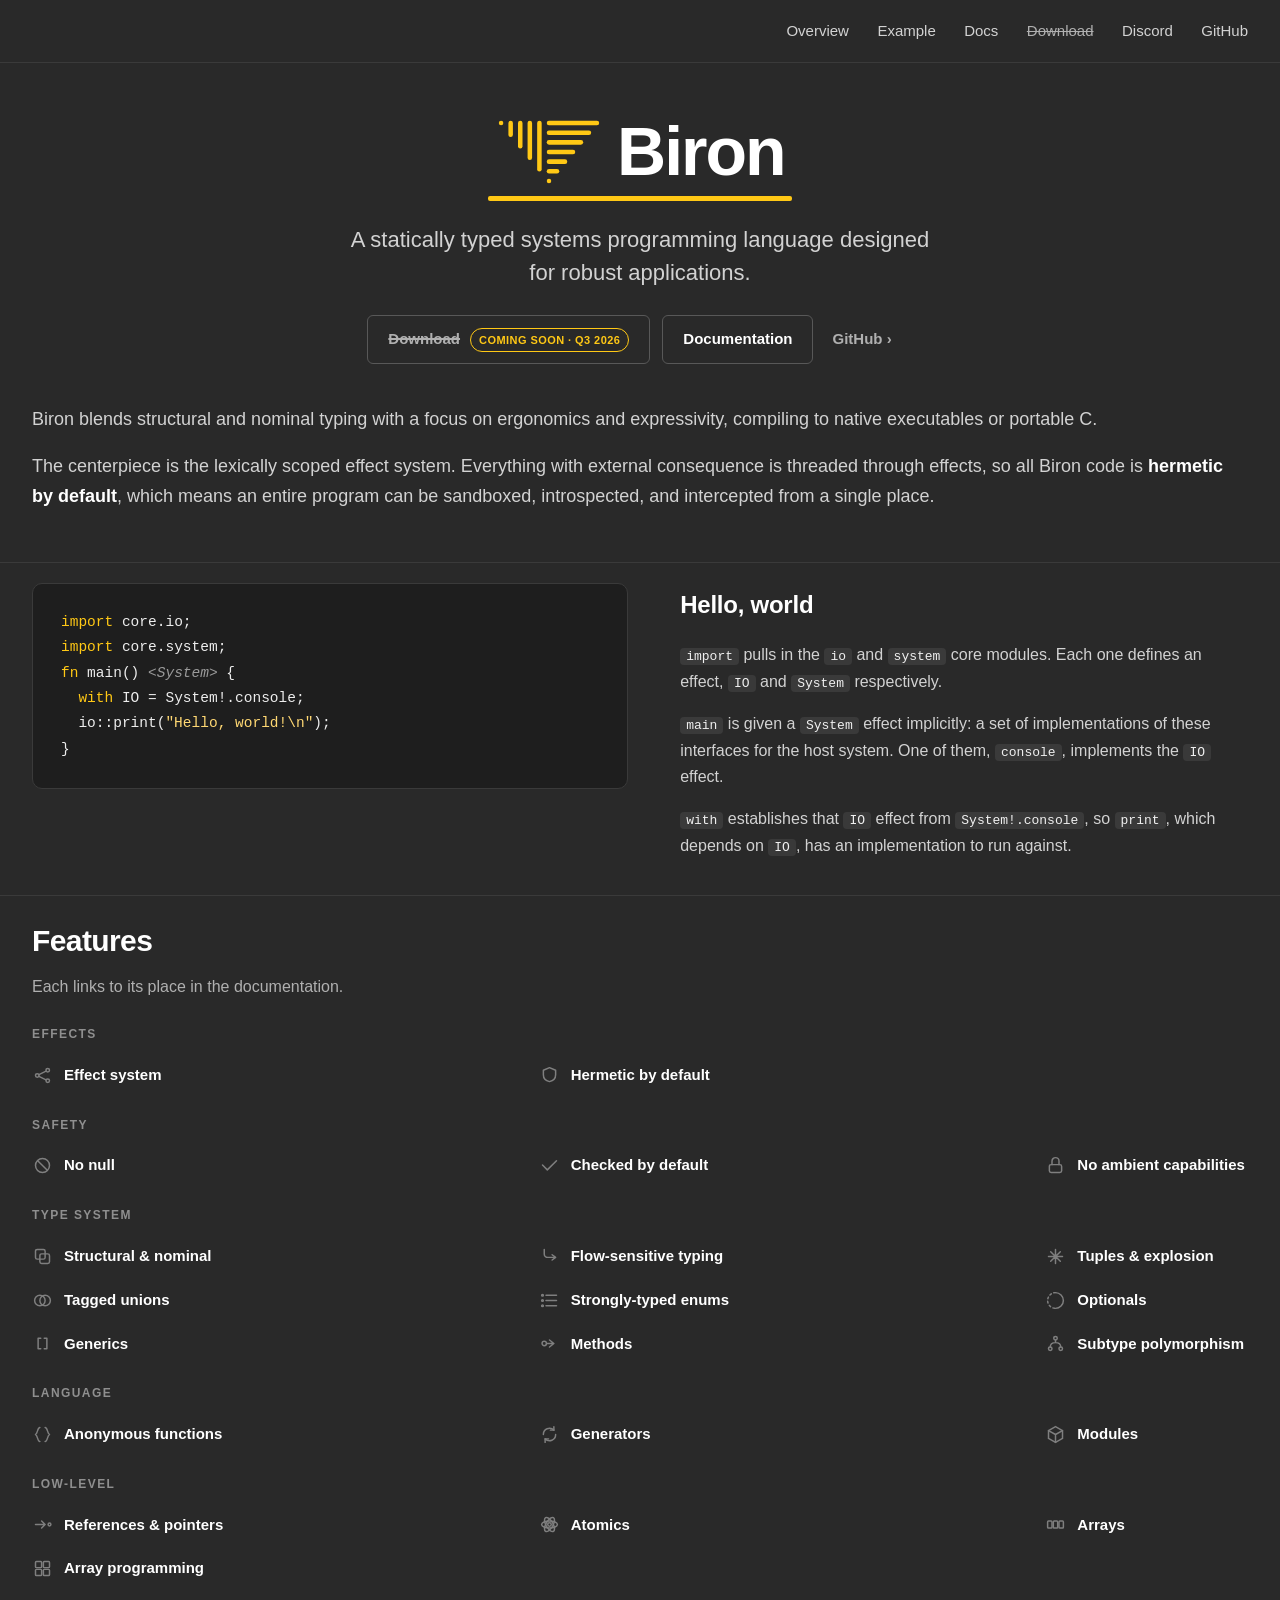
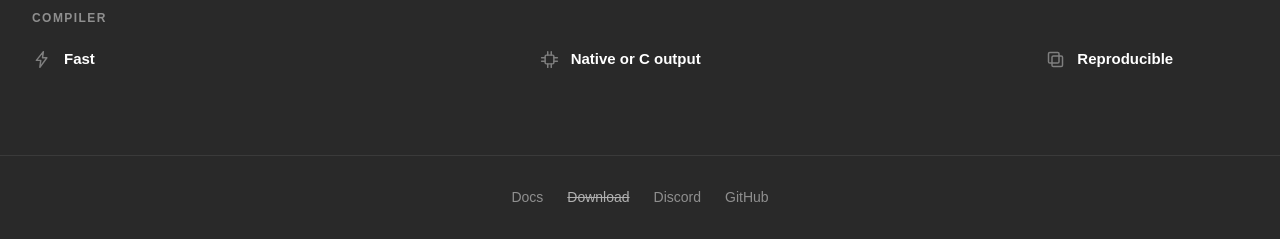
<file: index.html>
<!DOCTYPE html>
<html lang="en">
<head>
  <meta charset="utf-8">
  <meta name="viewport" content="width=device-width, initial-scale=1">
  <meta name="color-scheme" content="dark">
  <title>Biron</title>
  <meta name="description" content="Biron is a systems programming language built for control without footguns: structurally safe, hermetic by default, with an effect system you can sandbox from a single place.">
  <link rel="icon" type="image/svg+xml" href="logo.svg">
  <link rel="stylesheet" href="styles.css">
</head>
<body id="top">
  <header class="site-header">
    <div class="container header-inner">
      <nav class="nav">
        <a href="#overview">Overview</a>
        <a href="#example">Example</a>
        <a href="doc.html">Docs</a>
        <!-- Downloads open Q3 2026 -->
        <span class="nav-soon" title="Coming soon &middot; Q3 2026"><s>Download</s></span>
        <a href="https://discord.gg/NGudVtChHZ">Discord</a>
        <a href="https://github.com/biron-lang/Biron">GitHub</a>
      </nav>
    </div>
  </header>

  <main>
    <section class="hero">
      <div class="container">
        <h1><img class="hero-logo" src="logo.svg" alt="">Biron</h1>
        <div class="accent-bar" aria-hidden="true"></div>
        <p class="lede">
          A statically typed systems programming language designed for robust
          applications.
        </p>
        <div class="actions">
          <!-- Downloads open Q3 2026 -->
          <span class="btn btn-disabled" role="button" aria-disabled="true">
            <s>Download</s>
            <span class="coming-soon">Coming soon &middot; Q3 2026</span>
          </span>
          <a class="btn btn-secondary" href="doc.html">Documentation</a>
          <a class="btn btn-ghost" href="https://github.com/biron-lang/Biron">GitHub &rsaquo;</a>
        </div>
      </div>
    </section>

    <section id="overview" class="overview">
      <div class="container prose">
        <p>
          Biron blends structural and nominal typing with a focus on ergonomics and
          expressivity, compiling to native executables or portable C.
        </p>
        <p>
          The centerpiece is the lexically scoped effect system. Everything with external
          consequence is threaded through effects, so all Biron code is
          <strong>hermetic by default</strong>, which means an entire program can be
          sandboxed, introspected, and intercepted from a single place.
        </p>
      </div>
    </section>

    <section id="example" class="example">
      <div class="container example-grid">
        <div class="example-code">
<pre><code><span class="k">import</span> core.io;
<span class="k">import</span> core.system;
<span class="k">fn</span> main() <span class="t">&lt;System&gt;</span> {
  <span class="k">with</span> IO = System!.console;
  io::print(<span class="s">"Hello, world!\n"</span>);
}</code></pre>
        </div>
        <div class="example-notes">
          <h2>Hello, world</h2>
          <p>
            <code>import</code> pulls in the <code>io</code> and <code>system</code>
            core modules. Each one defines an effect, <code>IO</code> and
            <code>System</code> respectively.
          </p>
          <p>
            <code>main</code> is given a <code>System</code> effect implicitly:
            a set of implementations of these interfaces for the host system. One of
            them, <code>console</code>, implements the <code>IO</code> effect.
          </p>
          <p>
            <code>with</code> establishes that <code>IO</code> effect from
            <code>System!.console</code>, so <code>print</code>, which depends
            on <code>IO</code>, has an implementation to run against.
          </p>
        </div>
      </div>
    </section>

    <section id="features" class="features">
      <div class="container">
        <h2>Features</h2>
        <p class="section-sub">Each links to its place in the documentation.</p>

        <div class="feature-group">
          <h3 class="group-title">Effects</h3>
          <div class="grid">
            <a class="feature" href="doc.html#effects">
              <span class="icon" aria-hidden="true"><svg viewBox="0 0 24 24"><circle cx="6" cy="12" r="2"/><circle cx="18" cy="6" r="2"/><circle cx="18" cy="18" r="2"/><path d="M8 11l8-4M8 13l8 4"/></svg></span>
              <h4>Effect system</h4>
            </a>
            <a class="feature" href="doc.html#effects/hermeticity">
              <span class="icon" aria-hidden="true"><svg viewBox="0 0 24 24"><path d="M12 3l7 3v5c0 4-3 7-7 8-4-1-7-4-7-8V6l7-3z"/></svg></span>
              <h4>Hermetic by default</h4>
            </a>
          </div>
        </div>

        <div class="feature-group">
          <h3 class="group-title">Safety</h3>
          <div class="grid">
            <a class="feature" href="doc.html#references/no-null-or-uninitialized-pointers">
              <span class="icon" aria-hidden="true"><svg viewBox="0 0 24 24"><circle cx="12" cy="12" r="8"/><path d="M6.5 6.5l11 11"/></svg></span>
              <h4>No null</h4>
            </a>
            <a class="feature" href="doc.html#expressions/checked-division">
              <span class="icon" aria-hidden="true"><svg viewBox="0 0 24 24"><path d="M20 6.5L9.5 17 4 11.5"/></svg></span>
              <h4>Checked by default</h4>
            </a>
            <a class="feature" href="doc.html#effects/declaring-an-effect">
              <span class="icon" aria-hidden="true"><svg viewBox="0 0 24 24"><rect x="5" y="11" width="14" height="9" rx="2"/><path d="M8 11V7a4 4 0 0 1 8 0v4"/></svg></span>
              <h4>No ambient capabilities</h4>
            </a>
          </div>
        </div>

        <div class="feature-group">
          <h3 class="group-title">Type system</h3>
          <div class="grid">
            <a class="feature" href="doc.html#types/nominal-versus-structural-typing">
              <span class="icon" aria-hidden="true"><svg viewBox="0 0 24 24"><rect x="4" y="4" width="11" height="11" rx="2"/><rect x="9" y="9" width="11" height="11" rx="2"/></svg></span>
              <h4>Structural &amp; nominal</h4>
            </a>
            <a class="feature" href="doc.html#optionals-unions/narrowing-by-control-flow">
              <span class="icon" aria-hidden="true"><svg viewBox="0 0 24 24"><path d="M6 4v5a4 4 0 0 0 4 4h8"/><path d="M15 10l4 3-4 3"/></svg></span>
              <h4>Flow-sensitive typing</h4>
            </a>
            <a class="feature" href="doc.html#aggregates/tuple-explosion">
              <span class="icon" aria-hidden="true"><svg viewBox="0 0 24 24"><path d="M12 4v16M4 12h16M6.5 6.5l11 11M17.5 6.5l-11 11"/></svg></span>
              <h4>Tuples &amp; explosion</h4>
            </a>
            <a class="feature" href="doc.html#optionals-unions/unions">
              <span class="icon" aria-hidden="true"><svg viewBox="0 0 24 24"><circle cx="9" cy="12" r="6"/><circle cx="15" cy="12" r="6"/></svg></span>
              <h4>Tagged unions</h4>
            </a>
            <a class="feature" href="doc.html#aggregates/enums">
              <span class="icon" aria-hidden="true"><svg viewBox="0 0 24 24"><path d="M8 6h12M8 12h12M8 18h12"/><circle cx="4" cy="6" r="1"/><circle cx="4" cy="12" r="1"/><circle cx="4" cy="18" r="1"/></svg></span>
              <h4>Strongly-typed enums</h4>
            </a>
            <a class="feature" href="doc.html#optionals-unions/optionals">
              <span class="icon" aria-hidden="true"><svg viewBox="0 0 24 24"><path d="M12 3a9 9 0 0 1 0 18"/><path d="M12 3a9 9 0 0 0 0 18" stroke-dasharray="2 3"/></svg></span>
              <h4>Optionals</h4>
            </a>
            <a class="feature" href="doc.html#generics">
              <span class="icon" aria-hidden="true"><svg viewBox="0 0 24 24"><path d="M10 6H7v12h3M14 6h3v12h-3"/></svg></span>
              <h4>Generics</h4>
            </a>
            <a class="feature" href="doc.html#functions/methods">
              <span class="icon" aria-hidden="true"><svg viewBox="0 0 24 24"><circle cx="6" cy="12" r="2.5"/><path d="M9 12h6M12 8l5 4-5 4"/></svg></span>
              <h4>Methods</h4>
            </a>
            <a class="feature" href="doc.html#types/embedding-and-subtype-polymorphism">
              <span class="icon" aria-hidden="true"><svg viewBox="0 0 24 24"><circle cx="12" cy="6" r="2"/><circle cx="6" cy="18" r="2"/><circle cx="18" cy="18" r="2"/><path d="M12 8v3M6 16c0-3 2-5 6-5s6 2 6 5"/></svg></span>
              <h4>Subtype polymorphism</h4>
            </a>
          </div>
        </div>

        <div class="feature-group">
          <h3 class="group-title">Language</h3>
          <div class="grid">
            <a class="feature" href="doc.html#functions/anonymous-functions">
              <span class="icon" aria-hidden="true"><svg viewBox="0 0 24 24"><path d="M9 4c-3 0-2 6-5 8 3 2 2 8 5 8M15 4c3 0 2 6 5 8-3 2-2 8-5 8"/></svg></span>
              <h4>Anonymous functions</h4>
            </a>
            <a class="feature" href="doc.html#functions">
              <span class="icon" aria-hidden="true"><svg viewBox="0 0 24 24"><path d="M5 12a7 7 0 0 1 12-5"/><path d="M17 3v4h-4"/><path d="M19 12a7 7 0 0 1-12 5"/><path d="M7 21v-4h4"/></svg></span>
              <h4>Generators</h4>
            </a>
            <a class="feature" href="doc.html#modules">
              <span class="icon" aria-hidden="true"><svg viewBox="0 0 24 24"><path d="M12 3l8 4.5v9L12 21l-8-4.5v-9L12 3z"/><path d="M4 7.5l8 4.5 8-4.5M12 12v9"/></svg></span>
              <h4>Modules</h4>
            </a>
          </div>
        </div>

        <div class="feature-group">
          <h3 class="group-title">Low-level</h3>
          <div class="grid">
            <a class="feature" href="doc.html#references">
              <span class="icon" aria-hidden="true"><svg viewBox="0 0 24 24"><path d="M4 12h11M11 8l4 4-4 4"/><circle cx="20" cy="12" r="1.6"/></svg></span>
              <h4>References &amp; pointers</h4>
            </a>
            <a class="feature" href="doc.html#effects/atomics-and-memoryorder">
              <span class="icon" aria-hidden="true"><svg viewBox="0 0 24 24"><circle cx="12" cy="12" r="2"/><ellipse cx="12" cy="12" rx="9" ry="4"/><ellipse cx="12" cy="12" rx="9" ry="4" transform="rotate(60 12 12)"/><ellipse cx="12" cy="12" rx="9" ry="4" transform="rotate(120 12 12)"/></svg></span>
              <h4>Atomics</h4>
            </a>
            <a class="feature" href="doc.html#types/arrays">
              <span class="icon" aria-hidden="true"><svg viewBox="0 0 24 24"><rect x="3" y="8" width="5" height="8" rx="1"/><rect x="9.5" y="8" width="5" height="8" rx="1"/><rect x="16" y="8" width="5" height="8" rx="1"/></svg></span>
              <h4>Arrays</h4>
            </a>
            <a class="feature" href="doc.html#expressions/array-programming">
              <span class="icon" aria-hidden="true"><svg viewBox="0 0 24 24"><rect x="4" y="4" width="7" height="7" rx="1"/><rect x="13" y="4" width="7" height="7" rx="1"/><rect x="4" y="13" width="7" height="7" rx="1"/><rect x="13" y="13" width="7" height="7" rx="1"/></svg></span>
              <h4>Array programming</h4>
            </a>
          </div>
        </div>

        <div class="feature-group">
          <h3 class="group-title">Compiler</h3>
          <div class="grid">
            <a class="feature" href="doc.html#compiler/speed">
              <span class="icon" aria-hidden="true"><svg viewBox="0 0 24 24"><path d="M13 3L5 13h5l-1 8 8-11h-5l1-7z"/></svg></span>
              <h4>Fast</h4>
            </a>
            <a class="feature" href="doc.html#compiler/native-executables-or-portable-c">
              <span class="icon" aria-hidden="true"><svg viewBox="0 0 24 24"><rect x="7" y="7" width="10" height="10" rx="1.5"/><path d="M10 3v4M14 3v4M10 17v4M14 17v4M3 10h4M3 14h4M17 10h4M17 14h4"/></svg></span>
              <h4>Native or C output</h4>
            </a>
            <a class="feature" href="doc.html#compiler/reproducible-builds">
              <span class="icon" aria-hidden="true"><svg viewBox="0 0 24 24"><rect x="4" y="4" width="12" height="12" rx="1.5"/><rect x="8" y="8" width="12" height="12" rx="1.5"/></svg></span>
              <h4>Reproducible</h4>
            </a>
          </div>
        </div>
      </div>
    </section>
  </main>

  <footer class="site-footer">
    <div class="container footer-inner">
      <nav class="foot-nav">
        <a href="doc.html">Docs</a>
        <!-- Downloads open Q3 2026 -->
        <span class="nav-soon" title="Coming soon &middot; Q3 2026"><s>Download</s></span>
        <a href="https://discord.gg/NGudVtChHZ">Discord</a>
        <a href="https://github.com/biron-lang/Biron">GitHub</a>
      </nav>
    </div>
  </footer>
</body>
</html>
</file>
<file: styles.css>
:root {
  --bg:       #292929;
  --code-bg:  #1e1e1e;   /* tint, darker than the page */
  --strong:   #ffffff;   /* headings, feature titles */
  --text:     #d2d2d2;   /* body / overview text */
  --muted:    #b0b0b0;   /* feature descriptions, secondary text */
  --label:    #8f8f8f;   /* group labels, footer */
  --icon:     #7f7f7f;   /* feature icons at rest */
  --border:   #3a3a3a;   /* subtle dividers */
  --accent:   #ffc815;
  --accent-deep: #e6b412; /* accent, darkened for hover */

  --code-ink: #ededed;
  --code-dim: #9a9a9a;    /* comments / effect types on the code panel */
  --code-str: #ffd873;    /* string literals, accent tint */

  --maxw: 1280px;
}

* { box-sizing: border-box; }

html {
  -webkit-text-size-adjust: 100%;
  scroll-behavior: smooth;
}

body {
  margin: 0;
  background: var(--bg);
  color: var(--text);
  font: 16px/1.65 -apple-system, BlinkMacSystemFont, "Segoe UI", Roboto, Helvetica, Arial, sans-serif;
  -webkit-font-smoothing: antialiased;
  text-rendering: optimizeLegibility;
}

a { color: inherit; text-decoration: none; }

code, pre {
  font-family: ui-monospace, SFMono-Regular, "SF Mono", Menlo, Consolas, "Liberation Mono", monospace;
}

.container {
  width: 100%;
  max-width: var(--maxw);
  margin: 0 auto;
  padding: 0 32px;
}

section[id] { scroll-margin-top: 76px; }

a:focus-visible,
.btn:focus-visible {
  outline: 2px solid var(--accent);
  outline-offset: 3px;
  border-radius: 3px;
}

.site-header {
  position: sticky;
  top: 0;
  z-index: 10;
  background: var(--bg);
  border-bottom: 1px solid var(--border);
}

.header-inner {
  display: flex;
  align-items: center;
  justify-content: flex-end;
  height: 62px;
}

.wordmark {
  display: flex;
  align-items: center;
  gap: 9px;
  font-weight: 700;
  font-size: 20px;
  letter-spacing: -0.01em;
  color: var(--strong);
}

.wordmark .logo { height: 24px; width: auto; display: block; }

.wordmark .mark { color: var(--accent); }

.nav a {
  color: var(--text);
  margin-left: 24px;
  font-size: 15px;
  padding: 4px 0;
  border-bottom: 2px solid transparent;
}

.nav a:hover { color: var(--strong); border-bottom-color: var(--accent); }

.hero { padding: 54px 0 10px; text-align: center; }

.hero h1 {
  margin: 0;
  display: flex;
  align-items: center;
  justify-content: center;
  gap: 15px;
  font-size: 68px;
  line-height: 1.02;
  letter-spacing: -0.03em;
  color: var(--strong);
}

.hero-logo { height: 1em; width: auto; display: block; }

.accent-bar {
  width: 25%;
  height: 5px;
  background: var(--accent);
  margin: 10px auto 22px;
  border-radius: 2px;
}

.lede {
  font-size: 22px;
  line-height: 1.5;
  color: var(--text);
  max-width: 600px;
  margin: 0 auto 26px;
}

.actions { display: flex; gap: 12px; flex-wrap: wrap; align-items: center; justify-content: center; }

.btn {
  display: inline-block;
  padding: 11px 20px;
  border-radius: 6px;
  font-size: 15px;
  font-weight: 600;
  border: 1px solid transparent;
}

.btn-primary { background: var(--accent); color: #000; }
.btn-primary:hover { background: var(--accent-deep); }

.btn-secondary {
  background: transparent;
  color: var(--strong);
  border-color: #585858;
}
.btn-secondary:hover { background: var(--strong); color: var(--bg); border-color: var(--strong); }

.btn-ghost { background: transparent; color: var(--muted); padding-left: 6px; }
.btn-ghost:hover { color: var(--strong); }

/* Download is not released yet */
.btn-disabled {
  cursor: not-allowed;
  display: inline-flex;
  align-items: center;
  gap: 10px;
  background: transparent;
  color: var(--muted);
  border-color: #585858;
}
.btn-disabled s { text-decoration-thickness: 2px; }
.coming-soon {
  font-size: 11px;
  font-weight: 700;
  letter-spacing: 0.04em;
  text-transform: uppercase;
  color: var(--accent);
  border: 1px solid var(--accent);
  border-radius: 999px;
  padding: 2px 8px;
}
.nav-soon { color: var(--muted); cursor: not-allowed; }
.nav .nav-soon { margin-left: 24px; font-size: 15px; padding: 4px 0; border-bottom: 2px solid transparent; }

.overview { padding: 30px 0 50px; }

.prose p {
  font-size: 18px;
  line-height: 1.7;
  color: var(--text);
  margin: 0 0 16px;
}

.prose p:last-child { margin-bottom: 0; }

.prose strong { color: var(--strong); font-weight: 600; }

.example {
  padding: 20px 0;
  border-top: 1px solid var(--border);
}

.example-grid {
  display: grid;
  grid-template-columns: 1.05fr 1fr;
  gap: 52px;
  align-items: start;
}

.example-code pre {
  background: var(--code-bg);
  color: var(--code-ink);
  margin: 0;
  padding: 26px 28px;
  border: 1px solid var(--border);
  border-radius: 10px;
  overflow-x: auto;
  font-size: 14.5px;
  line-height: 1.75;
}

.example-code .k { color: var(--accent); }
.example-code .s { color: var(--code-str); }
.example-code .t { color: var(--code-dim); font-style: italic; }

.example-notes h2 {
  margin: 2px 0 18px;
  font-size: 24px;
  letter-spacing: -0.01em;
  color: var(--strong);
}

.example-notes p { margin: 0 0 16px; color: var(--text); }

.example-notes code,
.feature code {
  background: rgba(255, 255, 255, 0.08);
  color: #f0f0f0;
  padding: 1px 6px;
  border-radius: 4px;
  font-size: 13px;
}

.features {
  padding: 20px 0 80px;
  border-top: 1px solid var(--border);
}

.features > .container > h2 {
  margin: 0 0 8px;
  font-size: 30px;
  letter-spacing: -0.02em;
  color: var(--strong);
}

.section-sub { margin: 0; color: var(--muted); }

.feature-group { margin-top: 25px; }

.group-title {
  margin: 0 0 15px;
  font-size: 12px;
  font-weight: 600;
  text-transform: uppercase;
  letter-spacing: 0.12em;
  color: var(--label);
}

.grid {
  display: grid;
  grid-template-columns: repeat(3, minmax(0, 1fr));
  column-gap: 25%;
  row-gap: 13px;
}

.feature {
  display: flex;
  align-items: center;
  gap: 11px;
  color: inherit;
  padding: 3px 0;
}

.feature .icon {
  flex: 0 0 auto;
  color: var(--icon);
  transition: color 0.12s ease;
}

.feature .icon svg {
  width: 21px;
  height: 21px;
  display: block;
  fill: none;
  stroke: currentColor;
  stroke-width: 1.7;
  stroke-linecap: round;
  stroke-linejoin: round;
}

.feature:hover .icon { color: var(--accent); }
.feature:hover h4 { color: var(--accent); }

.feature h4 {
  margin: 0;
  font-size: 15px;
  font-weight: 600;
  color: var(--strong);
  transition: color 0.12s ease;
}

.site-footer {
  border-top: 1px solid var(--border);
  padding: 30px 0;
  color: var(--label);
  font-size: 14px;
}

.footer-inner {
  display: flex;
  align-items: center;
  justify-content: center;
  flex-wrap: wrap;
  gap: 12px;
}

.foot-nav { display: flex; flex-wrap: wrap; gap: 24px; }
.foot-nav a { color: var(--label); }
.foot-nav a:hover { color: var(--strong); }

@media (max-width: 820px) {
  .example-grid { grid-template-columns: 1fr; gap: 32px; }
  .grid { grid-template-columns: repeat(2, minmax(0, 1fr)); column-gap: 30px; }
  .hero { padding: 40px 0 8px; }
  .hero h1 { font-size: 52px; }
  .overview { padding: 24px 0 42px; }
  .example { padding: 40px 0; }
  .features { padding: 44px 0 64px; }
}

@media (max-width: 560px) {
  .container { padding: 0 22px; }
  .nav a:nth-child(1),
  .nav a:nth-child(2) { display: none; }
  .hero h1 { font-size: 44px; }
  .lede { font-size: 19px; }
  .grid { grid-template-columns: 1fr; row-gap: 10px; }
}
</file>
